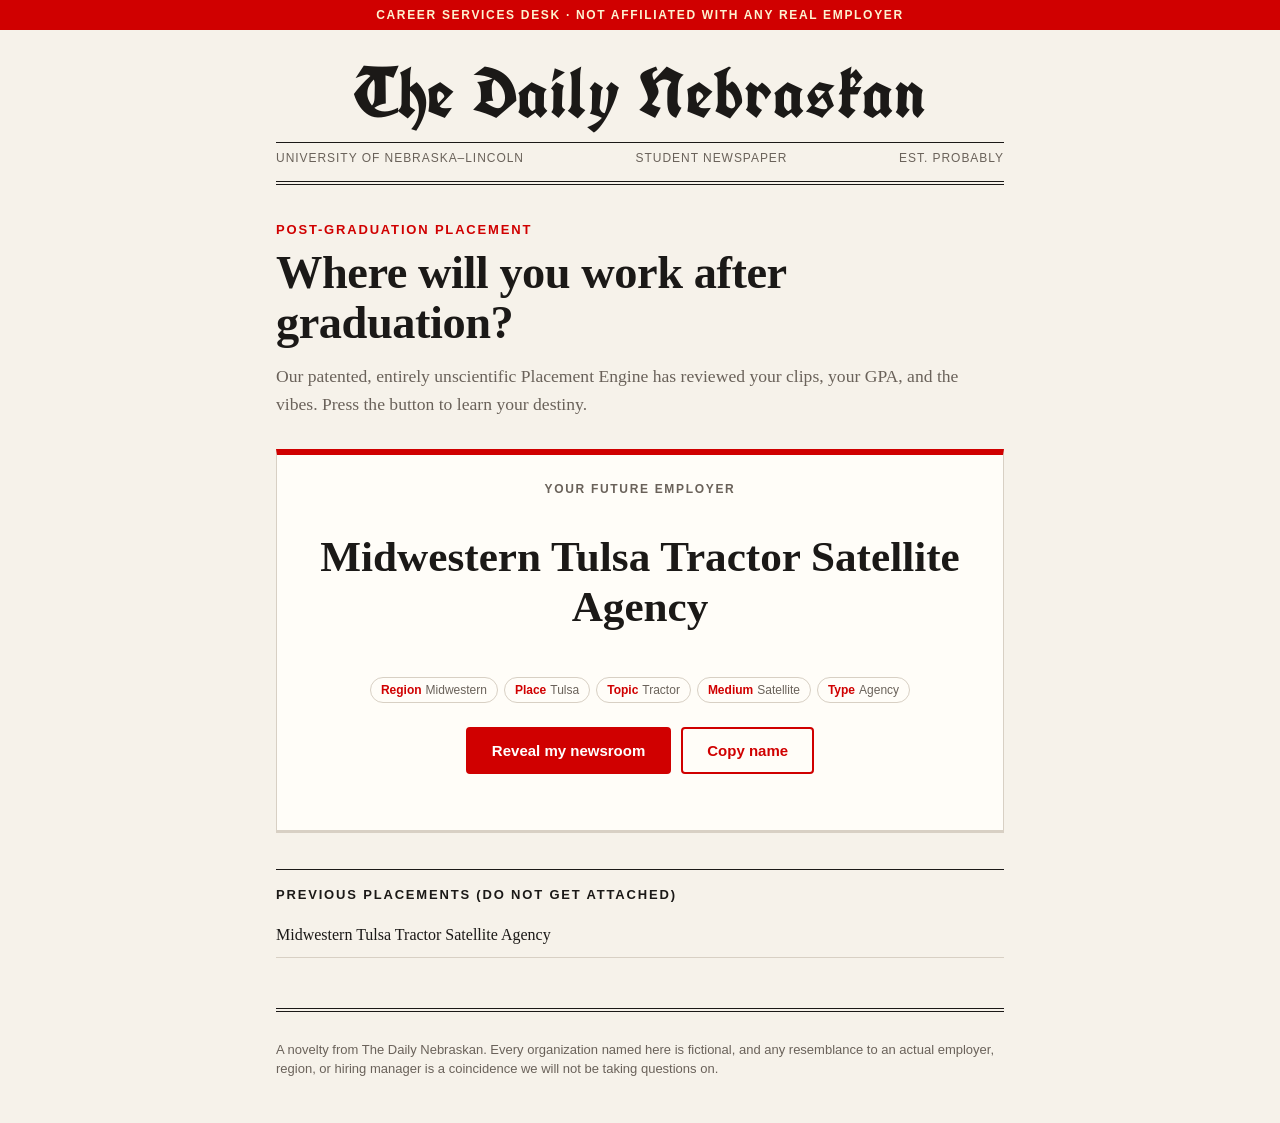
<file: postgrad-placement/index.html>
<!doctype html>
<html lang="en">
<head>
  <meta charset="utf-8">
  <meta name="viewport" content="width=device-width, initial-scale=1">
  <title>Where Will You Work? | The Daily Nebraskan</title>
  <meta name="description" content="A Daily Nebraskan novelty: find out which (entirely fictional) news organization you will work for after graduation.">
  <link rel="preconnect" href="https://fonts.googleapis.com">
  <link rel="preconnect" href="https://fonts.gstatic.com" crossorigin>
  <link href="https://fonts.googleapis.com/css2?family=UnifrakturCook:wght@700&display=swap" rel="stylesheet">
  <style>
    :root {
      --bg: #f6f2ea;
      --paper: #fffdf8;
      --text: #1b1917;
      --muted: #6a625a;
      --scarlet: #d00000;
      --cream: #fdf2d0;
      --line: #d8d0c4;
    }
    @media (prefers-color-scheme: dark) {
      :root {
        --bg: #141211;
        --paper: #1e1b19;
        --text: #f3ede5;
        --muted: #a59b90;
        --scarlet: #ef4a3f;
        --cream: #fdf2d0;
        --line: #3a342f;
      }
    }
    * { box-sizing: border-box; }
    body {
      margin: 0;
      background: var(--bg);
      color: var(--text);
      font: 18px/1.6 Georgia, "Times New Roman", serif;
    }
    .wrap { max-width: 760px; margin: 0 auto; padding: 0 16px; }

    /* Masthead */
    .topbar { background: var(--scarlet); color: var(--cream); font: 600 12px/1 -apple-system, "Segoe UI", Helvetica, sans-serif; letter-spacing: .14em; text-transform: uppercase; padding: 9px 0; text-align: center; }
    .masthead { text-align: center; padding: 28px 0 14px; border-bottom: 4px double var(--text); }
    .masthead .name {
      font-family: "UnifrakturCook", "Old English Text MT", "Textura", Georgia, serif;
      font-weight: 700;
      font-size: clamp(2.4rem, 9vw, 4.4rem);
      line-height: 1;
      margin: 0;
      letter-spacing: .01em;
    }
    .masthead .sub {
      display: flex; justify-content: space-between; gap: 8px; flex-wrap: wrap;
      margin-top: 14px; padding-top: 8px; border-top: 1px solid var(--text);
      font: 12px/1.3 -apple-system, "Segoe UI", Helvetica, sans-serif; letter-spacing: .08em; text-transform: uppercase; color: var(--muted);
    }

    /* Main */
    main { padding: 38px 0 20px; }
    .kicker { font: 700 13px/1 -apple-system, "Segoe UI", Helvetica, sans-serif; letter-spacing: .14em; text-transform: uppercase; color: var(--scarlet); margin: 0 0 12px; }
    h1.headline { font-size: clamp(1.9rem, 6vw, 2.9rem); line-height: 1.08; margin: 0 0 14px; letter-spacing: -.01em; }
    .deck { color: var(--muted); font-size: 1.1rem; margin: 0 0 30px; }

    .card {
      background: var(--paper);
      border: 1px solid var(--line);
      border-top: 6px solid var(--scarlet);
      padding: 28px 22px 26px;
      text-align: center;
      box-shadow: 0 2px 0 var(--line);
    }
    .card .label { font: 600 12px/1 -apple-system, "Segoe UI", Helvetica, sans-serif; letter-spacing: .14em; text-transform: uppercase; color: var(--muted); margin: 0 0 14px; }
    .result {
      font-size: clamp(1.7rem, 6.4vw, 2.7rem);
      line-height: 1.15;
      font-weight: 700;
      margin: 0 0 22px;
      min-height: 3.4em;
      display: flex; align-items: center; justify-content: center;
      overflow-wrap: anywhere;
    }
    .result.pop { animation: pop .35s ease-out; }
    @keyframes pop { from { opacity: 0; transform: translateY(8px) scale(.98); } to { opacity: 1; transform: none; } }
    @media (prefers-reduced-motion: reduce) { .result.pop { animation: none; } }

    .parts { display: flex; flex-wrap: wrap; justify-content: center; gap: 6px; margin: 0 0 24px; padding: 0; list-style: none; font: 12px/1 -apple-system, "Segoe UI", Helvetica, sans-serif; }
    .parts li { border: 1px solid var(--line); border-radius: 999px; padding: 6px 10px; color: var(--muted); }
    .parts li b { color: var(--scarlet); font-weight: 700; margin-right: 4px; }

    .btns { display: flex; flex-wrap: wrap; justify-content: center; gap: 10px; }
    button {
      font: 700 15px/1 -apple-system, "Segoe UI", Helvetica, sans-serif;
      padding: 14px 24px; border-radius: 4px; cursor: pointer;
      border: 2px solid var(--scarlet);
    }
    button.primary { background: var(--scarlet); color: #fff; }
    button.ghost { background: transparent; color: var(--scarlet); }
    button:hover { filter: brightness(1.08); }
    button:focus-visible { outline: 3px solid var(--text); outline-offset: 2px; }

    .toast { font: 13px/1 -apple-system, "Segoe UI", Helvetica, sans-serif; color: var(--muted); height: 16px; margin-top: 14px; }

    section.history { margin-top: 38px; padding-top: 18px; border-top: 1px solid var(--text); }
    section.history h2 { font: 700 13px/1 -apple-system, "Segoe UI", Helvetica, sans-serif; letter-spacing: .14em; text-transform: uppercase; margin: 0 0 12px; }
    ol.log { margin: 0; padding: 0; list-style: none; }
    ol.log li { padding: 9px 0; border-bottom: 1px solid var(--line); color: var(--muted); font-size: 1rem; }
    ol.log li:first-child { color: var(--text); }
    .empty { color: var(--muted); font-style: italic; }

    footer { padding: 28px 0 44px; color: var(--muted); font: 13px/1.5 -apple-system, "Segoe UI", Helvetica, sans-serif; border-top: 4px double var(--text); margin-top: 30px; }
  </style>
</head>
<body>
  <div class="topbar">Career Services Desk &middot; Not Affiliated with Any Real Employer</div>
  <div class="wrap">
    <header class="masthead">
      <p class="name">The Daily Nebraskan</p>
      <div class="sub"><span>University of Nebraska&ndash;Lincoln</span><span>Student Newspaper</span><span>Est. Probably</span></div>
    </header>

    <main>
      <p class="kicker">Post-Graduation Placement</p>
      <h1 class="headline">Where will you work after graduation?</h1>
      <p class="deck">Our patented, entirely unscientific Placement Engine has reviewed your clips, your GPA, and the vibes. Press the button to learn your destiny.</p>

      <div class="card">
        <p class="label">Your future employer</p>
        <p class="result" id="result" aria-live="polite">&hellip;</p>
        <ul class="parts" id="parts" aria-label="Breakdown of the name"></ul>
        <div class="btns">
          <button class="primary" id="go">Reveal my newsroom</button>
          <button class="ghost" id="copy">Copy name</button>
        </div>
        <div class="toast" id="toast" role="status"></div>
      </div>

      <section class="history">
        <h2>Previous Placements (Do Not Get Attached)</h2>
        <ol class="log" id="log"><li class="empty">Nothing yet. Fate awaits.</li></ol>
      </section>
    </main>

    <footer>
      A novelty from The Daily Nebraskan. Every organization named here is fictional, and any resemblance to an actual employer, region, or hiring manager is a coincidence we will not be taking questions on.
    </footer>
  </div>

  <script>
    // Pattern: Region adjective + Place + Topic + Medium + Organization type
    const REGIONS = [
      "South-central","Eastern","Western","Northern","Southeastern","Northwestern","Midwestern","Trans-Atlantic",
      "Above-ground","Subterranean","Cavernous","Coastal","Landlocked","Mountainous","Lowland","Upstream",
      "Downtown","Suburban","Rural","Off-grid","Offshore","Alpine","Tropical","Arctic","Semi-arid",
      "Greater","Lesser","Outer","Inner","Central","Bordering","Unincorporated","Mid-Atlantic","Pan-Pacific",
      "Intercontinental","Hyperlocal","Interstellar","Low-lying","High-altitude","Rolling","Windswept",
      "Underwater","Overpass-adjacent","Left-hand","Right-of-center","Near-Eastern","Far-Flung","Back-Country"
    ];

    const PLACES = [
      "Omaha","Lincoln","Kentucky","Quebec","Malaysia","Nebraska","Ohio","Luxembourg","Kazakhstan","Saskatchewan",
      "Fiji","Belgium","Wyoming","Tasmania","Nunavut","Iceland","Peoria","Boise","Manitoba","Lithuania",
      "Duluth","Bolivia","Ulaanbaatar","Guam","Delaware","Scranton","Mozambique","Brisbane","Albuquerque","Estonia",
      "New Brunswick","Yukon","Liechtenstein","Bhutan","Kearney","Grand Island","Cleveland","Slovenia","Montana","Paraguay",
      "Dubuque","Reykjavik","Wichita","Sri Lanka","Alberta","Scotland","Ecuador","Fargo","Nova Scotia","Moldova",
      "Texas","Hastings","Burkina Faso","Rhode Island","Newfoundland","Tulsa","Mongolia","Bellevue","Costa Rica","Oslo",
      "Muskogee","Madagascar","Cheyenne","Vatican City","Sioux Falls","Prince Edward Island","Honduras","North Platte","Bangladesh","Kalamazoo"
    ];

    const TOPICS = [
      "Curling","Equestrian","Indie Film","Fast Food","Competitive Birdwatching","Corn","Municipal Zoning","Cryptozoology",
      "Lawn Care","Minor League Hockey","Extreme Ironing","Casserole","Soybean Futures","Interpretive Dance","Pickleball",
      "Tractor","Taxidermy","Bluegrass","Bowling","Dinner Theater","Competitive Eating","Medieval Reenactment","Parking",
      "Fantasy Football","Yodeling","Rodeo","Mattress","Beekeeping","Cheese","Sudoku","Crop Circle","Lacrosse",
      "Home Renovation","Celebrity Pet","Polka","Grain Elevator","Church Potluck","Speed Chess","Chicken Wing","Haunted House",
      "Competitive Napping","Stock Car","Ice Fishing","Reality Dating","True Crime","Tax Law","Duck Pond","Sourdough",
      "Quilting","Podiatry","Roller Derby","Trombone","Weather Balloon","Hot Dish","Beach Volleyball","Thrift Store",
      "Local Politics","Lost Sock","Bagpipe","Gas Station Sushi","Dentistry","Scarecrow","Hydration","Corn Maze"
    ];

    const MEDIA = [
      "News","Broadcasting","Print","Digital","Video","Documentary","Photography","Radio","Podcast","Television",
      "Cable","Satellite","Streaming","Telegraph","Wire","Newsletter","Livestream","Microfilm","Billboard","Pamphlet",
      "Interactive","Audio","Mobile","Online","Multimedia","Fax","Pager","Skywriting","Town Crier","Shortwave"
    ];

    const TYPES = [
      "Company","Service","Post","Times","Gazette","Corporation","Network","Tribune","Herald","Journal",
      "Bureau","Chronicle","Observer","Dispatch","Courier","Press","Review","Standard","Sentinel","Union",
      "Association","Syndicate","Collective","Agency","Society","Ledger","Examiner","Inquirer","Register","Consortium"
    ];

    const pick = a => a[Math.floor(Math.random() * a.length)];

    const $ = id => document.getElementById(id);
    const resultEl = $("result"), partsEl = $("parts"), logEl = $("log"), toastEl = $("toast");
    let current = "", history = [];

    function generate() {
      const parts = [
        ["Region", pick(REGIONS)],
        ["Place", pick(PLACES)],
        ["Topic", pick(TOPICS)],
        ["Medium", pick(MEDIA)],
        ["Type", pick(TYPES)]
      ];
      current = parts.map(p => p[1]).join(" ");

      resultEl.textContent = current;
      resultEl.classList.remove("pop"); void resultEl.offsetWidth; resultEl.classList.add("pop");

      partsEl.replaceChildren(...parts.map(([k, v]) => {
        const li = document.createElement("li");
        const b = document.createElement("b"); b.textContent = k;
        li.append(b, v);
        return li;
      }));

      history.unshift(current);
      history = history.slice(0, 8);
      logEl.replaceChildren(...history.map(h => { const li = document.createElement("li"); li.textContent = h; return li; }));
      toastEl.textContent = "";
    }

    $("go").addEventListener("click", generate);
    $("copy").addEventListener("click", async () => {
      try { await navigator.clipboard.writeText(current); toastEl.textContent = "Copied. Put it on your résumé."; }
      catch { toastEl.textContent = "Couldn't copy. Select the name instead."; }
    });

    generate();
  </script>
</body>
</html>
</file>
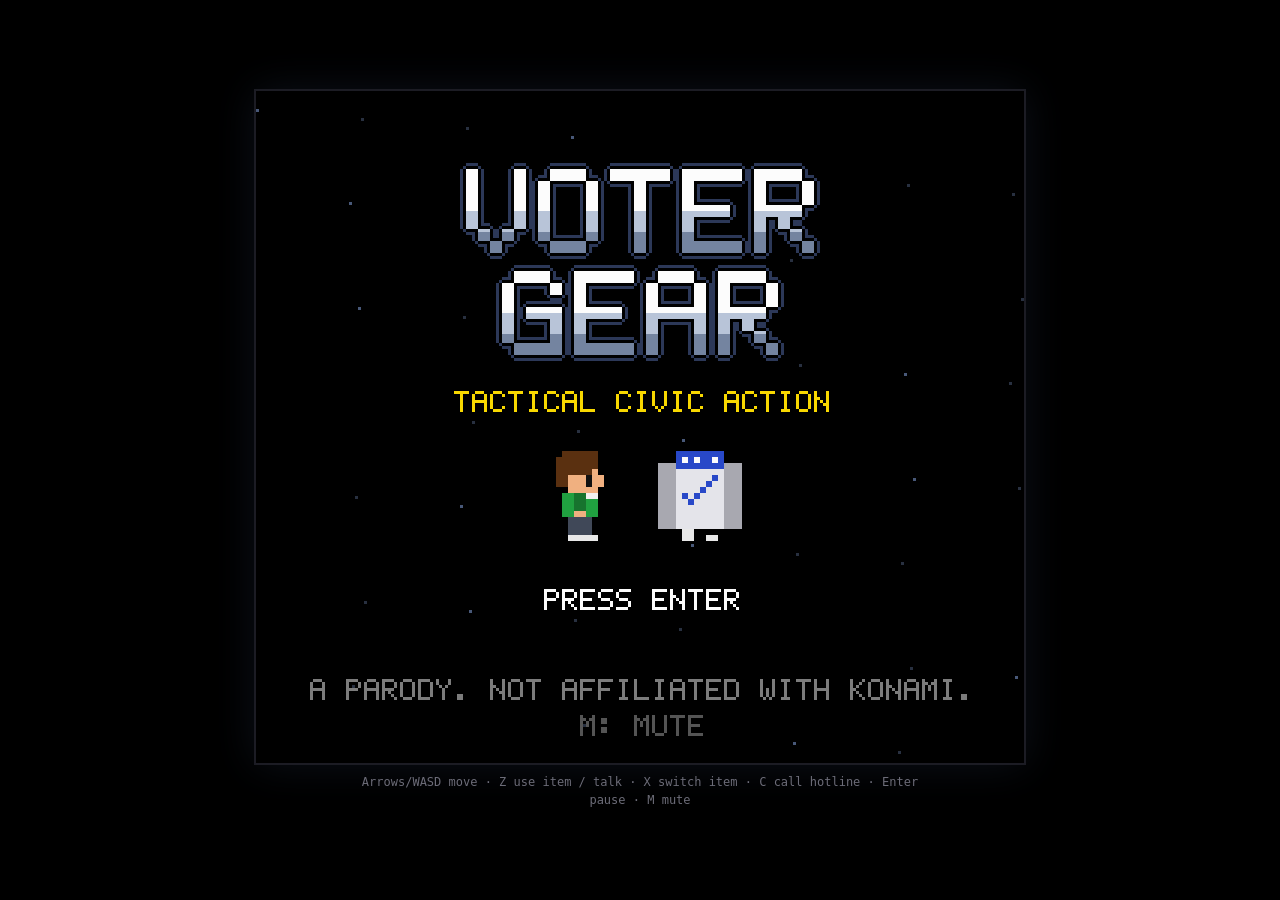
<file: voter-gear/index.html>
<!doctype html>
<html lang="en">
<head>
  <meta charset="utf-8">
  <meta name="viewport" content="width=device-width, initial-scale=1, user-scalable=no">
  <title>Voter Gear</title>
  <meta name="description" content="Voter Gear: an 8-bit stealth parody about getting through a crowded polling place.">
  <link rel="stylesheet" href="style.css">
</head>
<body>
  <main id="wrap">
    <canvas id="screen" width="256" height="224" aria-label="Voter Gear game screen"></canvas>
    <div id="touch" hidden>
      <div class="dpad">
        <button data-k="up" class="up" aria-label="Up">&#9650;</button>
        <button data-k="left" class="left" aria-label="Left">&#9664;</button>
        <button data-k="right" class="right" aria-label="Right">&#9654;</button>
        <button data-k="down" class="down" aria-label="Down">&#9660;</button>
      </div>
      <div class="btns">
        <button data-k="radio" class="pill">CALL</button>
        <button data-k="start" class="pill">START</button>
        <button data-k="b" class="round">B</button>
        <button data-k="a" class="round">A</button>
      </div>
    </div>
    <p class="help">Arrows/WASD move &middot; Z use item / talk &middot; X switch item &middot; C call hotline &middot; Enter pause &middot; M mute</p>
  </main>
  <script src="js/font.js"></script>
  <script src="js/audio.js"></script>
  <script src="js/sprites.js"></script>
  <script src="js/data.js"></script>
  <script src="js/game.js"></script>
</body>
</html>
</file>
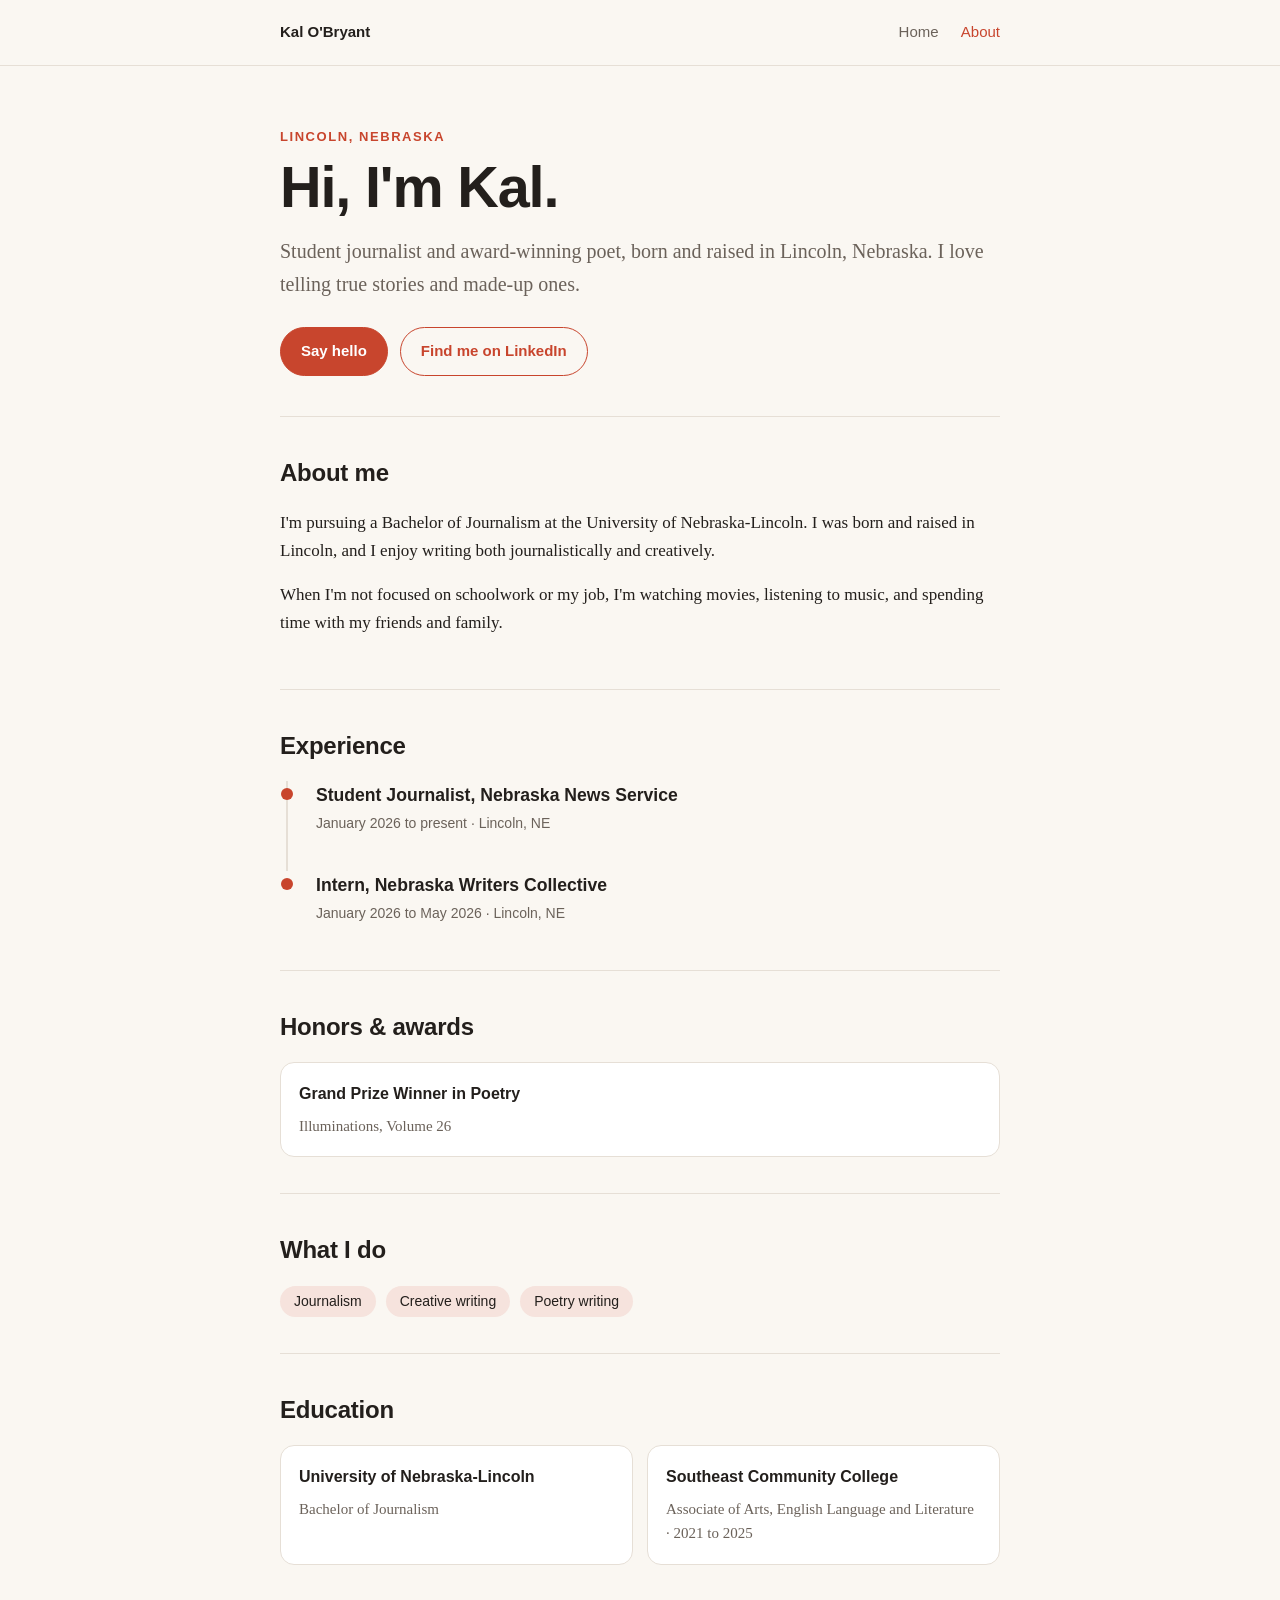
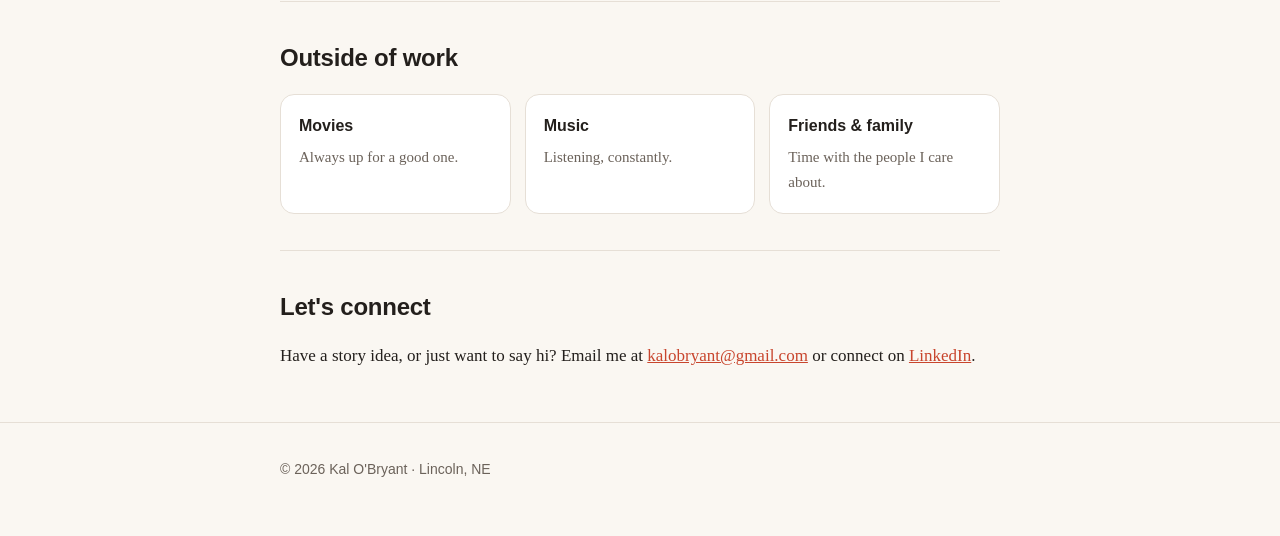
<file: about.html>
<!doctype html>
<html lang="en">
<head>
  <meta charset="utf-8">
  <meta name="viewport" content="width=device-width, initial-scale=1">
  <title>About Kal O'Bryant</title>
  <meta name="description" content="Kal O'Bryant of Lincoln, Nebraska: student journalist, poet, and Lincoln native.">
  <style>
    :root {
      --bg: #faf7f2;
      --surface: #ffffff;
      --text: #231f1c;
      --muted: #6b625a;
      --accent: #c8452d;
      --accent-soft: #f6e3dd;
      --line: #e6dfd6;
    }
    @media (prefers-color-scheme: dark) {
      :root {
        --bg: #171413;
        --surface: #221e1c;
        --text: #f1ebe4;
        --muted: #a69c92;
        --accent: #ee7a62;
        --accent-soft: #3a2621;
        --line: #342e2a;
      }
    }
    * { box-sizing: border-box; }
    body {
      margin: 0;
      background: var(--bg);
      color: var(--text);
      font: 17px/1.65 Georgia, "Times New Roman", serif;
    }
    h1, h2, h3, nav, .tag, .meta, .btn {
      font-family: -apple-system, BlinkMacSystemFont, "Segoe UI", Helvetica, Arial, sans-serif;
    }
    a { color: var(--accent); }
    .wrap { max-width: 760px; margin: 0 auto; padding: 0 20px; }

    nav { padding: 20px 0; border-bottom: 1px solid var(--line); font-size: 15px; }
    nav .wrap { display: flex; justify-content: space-between; align-items: center; }
    nav .brand { font-weight: 700; color: var(--text); text-decoration: none; }
    nav a.link { color: var(--muted); text-decoration: none; margin-left: 18px; }
    nav a.link:hover, nav a.link[aria-current] { color: var(--accent); }

    header.hero { padding: 64px 0 40px; }
    .eyebrow { color: var(--accent); font: 600 13px/1 -apple-system, "Segoe UI", sans-serif; letter-spacing: .12em; text-transform: uppercase; }
    h1 { font-size: clamp(2.4rem, 7vw, 3.6rem); line-height: 1.05; margin: 14px 0 18px; letter-spacing: -.02em; }
    .lede { font-size: 1.25rem; color: var(--muted); margin: 0 0 26px; }
    .btns { display: flex; flex-wrap: wrap; gap: 12px; }
    .btn { display: inline-block; padding: 11px 20px; border-radius: 999px; font-size: 15px; font-weight: 600; text-decoration: none; border: 1.5px solid var(--accent); }
    .btn.primary { background: var(--accent); color: #fff; }
    .btn.ghost { color: var(--accent); }
    .btn:hover { opacity: .85; }

    section { padding: 36px 0; border-top: 1px solid var(--line); }
    h2 { font-size: 1.5rem; margin: 0 0 16px; letter-spacing: -.01em; }
    p { margin: 0 0 16px; }

    .timeline { list-style: none; margin: 0; padding: 0; }
    .timeline li { position: relative; padding: 0 0 28px 28px; border-left: 2px solid var(--line); margin-left: 6px; }
    .timeline li:last-child { padding-bottom: 0; border-left-color: transparent; }
    .timeline li::before { content: ""; position: absolute; left: -7px; top: 7px; width: 12px; height: 12px; border-radius: 50%; background: var(--accent); }
    .timeline h3 { margin: 0; font-size: 1.1rem; }
    .meta { color: var(--muted); font-size: 14px; margin: 2px 0 8px; }
    .timeline p { margin: 0; font-size: 16px; }

    .chips { display: flex; flex-wrap: wrap; gap: 10px; list-style: none; padding: 0; margin: 0; }
    .chips li { background: var(--accent-soft); color: var(--text); padding: 7px 14px; border-radius: 999px; font: 500 14px/1.2 -apple-system, "Segoe UI", sans-serif; }

    .cards { display: grid; grid-template-columns: repeat(auto-fit, minmax(210px, 1fr)); gap: 14px; }
    .card { background: var(--surface); border: 1px solid var(--line); border-radius: 14px; padding: 18px; }
    .card h3 { margin: 0 0 6px; font-size: 1rem; }
    .card p { margin: 0; font-size: 15px; color: var(--muted); }

    footer { padding: 36px 0 56px; border-top: 1px solid var(--line); color: var(--muted); font: 14px/1.5 -apple-system, "Segoe UI", sans-serif; }
  </style>
</head>
<body>
  <nav>
    <div class="wrap">
      <a class="brand" href="index.html">Kal O'Bryant</a>
      <div>
        <a class="link" href="index.html">Home</a>
        <a class="link" href="about.html" aria-current="page">About</a>
      </div>
    </div>
  </nav>

  <main class="wrap">
    <header class="hero">
      <div class="eyebrow">Lincoln, Nebraska</div>
      <h1>Hi, I'm Kal.</h1>
      <p class="lede">Student journalist and award-winning poet, born and raised in Lincoln, Nebraska. I love telling true stories and made-up ones.</p>
      <div class="btns">
        <a class="btn primary" href="mailto:kalobryant@gmail.com">Say hello</a>
        <a class="btn ghost" href="https://www.linkedin.com/in/kal-o-bryant-b22a4b3ab/" target="_blank" rel="noopener">Find me on LinkedIn</a>
      </div>
    </header>

    <section>
      <h2>About me</h2>
      <p>I'm pursuing a Bachelor of Journalism at the University of Nebraska-Lincoln. I was born and raised in Lincoln, and I enjoy writing both journalistically and creatively.</p>
      <p>When I'm not focused on schoolwork or my job, I'm watching movies, listening to music, and spending time with my friends and family.</p>
    </section>

    <section>
      <h2>Experience</h2>
      <ol class="timeline">
        <li>
          <h3>Student Journalist, Nebraska News Service</h3>
          <div class="meta">January 2026 to present · Lincoln, NE</div>
        </li>
        <li>
          <h3>Intern, Nebraska Writers Collective</h3>
          <div class="meta">January 2026 to May 2026 · Lincoln, NE</div>
        </li>
      </ol>
    </section>

    <section>
      <h2>Honors &amp; awards</h2>
      <div class="cards">
        <div class="card">
          <h3>Grand Prize Winner in Poetry</h3>
          <p>Illuminations, Volume 26</p>
        </div>
      </div>
    </section>

    <section>
      <h2>What I do</h2>
      <ul class="chips">
        <li>Journalism</li>
        <li>Creative writing</li>
        <li>Poetry writing</li>
      </ul>
    </section>

    <section>
      <h2>Education</h2>
      <div class="cards">
        <div class="card">
          <h3>University of Nebraska-Lincoln</h3>
          <p>Bachelor of Journalism</p>
        </div>
        <div class="card">
          <h3>Southeast Community College</h3>
          <p>Associate of Arts, English Language and Literature · 2021 to 2025</p>
        </div>
      </div>
    </section>

    <section>
      <h2>Outside of work</h2>
      <div class="cards">
        <div class="card"><h3>Movies</h3><p>Always up for a good one.</p></div>
        <div class="card"><h3>Music</h3><p>Listening, constantly.</p></div>
        <div class="card"><h3>Friends &amp; family</h3><p>Time with the people I care about.</p></div>
      </div>
    </section>

    <section>
      <h2>Let's connect</h2>
      <p>Have a story idea, or just want to say hi? Email me at <a href="mailto:kalobryant@gmail.com">kalobryant@gmail.com</a> or connect on <a href="https://www.linkedin.com/in/kal-o-bryant-b22a4b3ab/" target="_blank" rel="noopener">LinkedIn</a>.</p>
    </section>
  </main>

  <footer>
    <div class="wrap">© 2026 Kal O'Bryant · Lincoln, NE</div>
  </footer>
</body>
</html>
</file>
<file: voter-gear/style.css>
:root { color-scheme: dark; }
* { box-sizing: border-box; }
html, body { margin: 0; height: 100%; background: #000; }
#wrap {
  min-height: 100vh; display: flex; flex-direction: column; align-items: center; justify-content: center;
  gap: 10px; padding: 8px 16px; font-family: ui-monospace, Menlo, Consolas, monospace;
}
#screen {
  image-rendering: pixelated; image-rendering: crisp-edges;
  background: #000; box-shadow: 0 0 0 2px #1c1c24, 0 0 40px rgba(88, 120, 184, 0.15);
  touch-action: none;
}
.help { color: #6c6c78; font-size: 12px; text-align: center; margin: 0; max-width: 560px; line-height: 1.5; }

#touch { width: 100%; max-width: 420px; display: flex; justify-content: space-between; align-items: center; user-select: none; -webkit-user-select: none; }
#touch[hidden] { display: none; }
#touch button {
  background: #22242e; color: #d8d8e0; border: 2px solid #3a3c4a; font: inherit; font-weight: bold;
  touch-action: none; -webkit-tap-highlight-color: transparent;
}
#touch button:active { background: #3a3c4a; }
.dpad { display: grid; grid-template-columns: repeat(3, 48px); grid-template-rows: repeat(3, 48px); }
.dpad .up { grid-column: 2; grid-row: 1; }
.dpad .left { grid-column: 1; grid-row: 2; }
.dpad .right { grid-column: 3; grid-row: 2; }
.dpad .down { grid-column: 2; grid-row: 3; }
.dpad button { border-radius: 6px; font-size: 18px; }
.btns { display: grid; grid-template-columns: 60px 60px; gap: 10px; }
.btns .pill { border-radius: 14px; height: 30px; font-size: 11px; }
.btns .round { border-radius: 50%; height: 60px; font-size: 20px; color: #f8d800; }
@media (hover: none) { .help { display: none; } }
</file>
